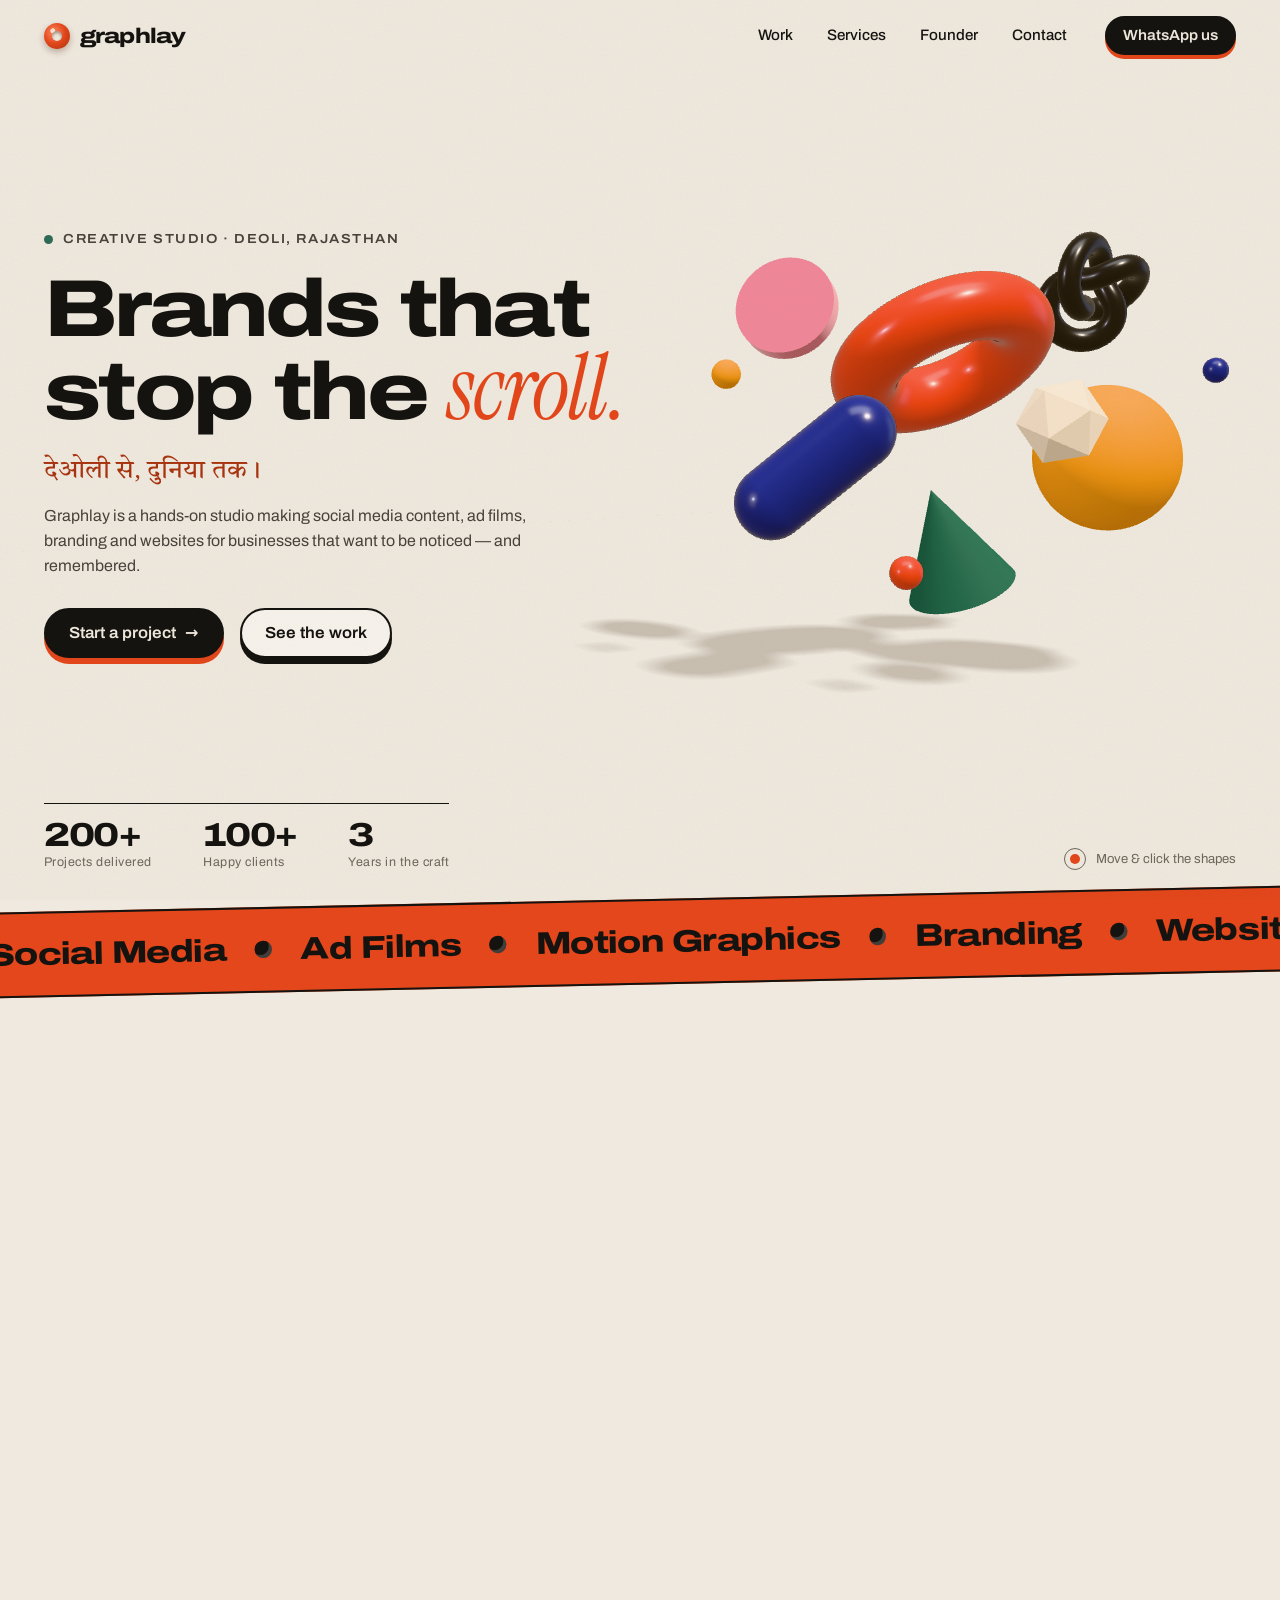
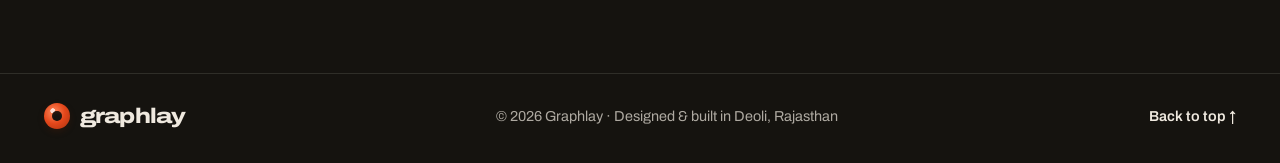
<file: index.html>
<!doctype html>
<html lang="en">
<head>
<meta charset="utf-8">
<meta name="viewport" content="width=device-width, initial-scale=1, viewport-fit=cover">
<meta http-equiv="Content-Security-Policy" content="default-src 'none'; script-src 'self'; style-src 'self'; font-src 'self'; img-src 'self' data:; connect-src 'none'; manifest-src 'self'; media-src 'none'; frame-src 'none'; worker-src 'none'; object-src 'none'; base-uri 'none'; form-action 'none'; upgrade-insecure-requests">
<meta name="referrer" content="no-referrer">
<title>Graphlay — Creative studio from Deoli, Rajasthan</title>
<meta name="description" content="Graphlay is a creative studio from Deoli, Rajasthan making social media content, ad films, motion graphics, branding, websites and WhatsApp automation for businesses.">
<meta name="theme-color" content="#EFE9DF">
<meta name="color-scheme" content="light">
<link rel="canonical" href="https://graphlay.github.io/">
<link rel="icon" href="favicon.svg" type="image/svg+xml">
<link rel="preload" href="assets/archivo.woff2" as="font" type="font/woff2" crossorigin>
<link rel="stylesheet" href="assets/style.css">
<meta property="og:type" content="website">
<meta property="og:site_name" content="Graphlay">
<meta property="og:title" content="Graphlay — Brands that stop the scroll">
<meta property="og:description" content="Social media, ad films, branding & websites — a creative studio from Deoli, Rajasthan.">
<meta property="og:url" content="https://graphlay.github.io/">
<meta property="og:image" content="https://graphlay.github.io/assets/og.png">
<meta property="og:image:width" content="1200">
<meta property="og:image:height" content="630">
<meta name="twitter:card" content="summary_large_image">
<script type="module" src="assets/ui.js"></script>
<script type="module" src="assets/hero3d.js"></script>
<script type="application/ld+json">
{
  "@context": "https://schema.org",
  "@type": "ProfessionalService",
  "name": "Graphlay",
  "url": "https://graphlay.github.io/",
  "description": "Creative studio for social media content, ad films, motion graphics, branding, websites and marketing automation.",
  "telephone": "+91-6378884929",
  "email": "graphlay@gmail.com",
  "foundingDate": "2024-06",
  "address": { "@type": "PostalAddress", "addressLocality": "Deoli", "addressRegion": "Rajasthan", "addressCountry": "IN" },
  "founder": { "@type": "Person", "name": "Govind Singh" },
  "sameAs": ["https://www.instagram.com/graphlay/"]
}
</script>
</head>
<body>
<a class="skip" href="#main">Skip to content</a>

<header class="nav" id="nav">
  <div class="nav-in wrap">
    <a class="logo" href="#top" aria-label="Graphlay home">
      <span class="logo-mark" aria-hidden="true"></span>graphlay
    </a>
    <nav class="nav-links" aria-label="Main">
      <a href="#work">Work</a>
      <a href="#services">Services</a>
      <a href="#founder">Founder</a>
      <a href="#contact">Contact</a>
    </nav>
    <a class="btn btn-sm btn-primary nav-cta" href="https://wa.me/916378884929?text=Hi%20Graphlay%2C%20I%20want%20to%20discuss%20a%20project." target="_blank" rel="noopener noreferrer">WhatsApp us</a>
    <button class="menu-btn" type="button" aria-expanded="false" aria-controls="mobile-menu"><span class="menu-lines" aria-hidden="true"></span><span class="menu-label">Menu</span></button>
  </div>
</header>

<div class="mobile-menu" id="mobile-menu" hidden>
  <nav aria-label="Mobile">
    <a href="#work">Work</a>
    <a href="#services">Services</a>
    <a href="#process">Process</a>
    <a href="#founder">Founder</a>
    <a href="#contact">Contact</a>
  </nav>
  <a class="btn btn-primary" href="https://wa.me/916378884929?text=Hi%20Graphlay%2C%20I%20want%20to%20discuss%20a%20project." target="_blank" rel="noopener noreferrer">WhatsApp us →</a>
</div>

<main id="main">

  <!-- HERO -->
  <section class="hero" id="top" aria-labelledby="hero-title">
    <canvas id="stage" aria-hidden="true"></canvas>
    <div class="hero-fallback" aria-hidden="true">
      <span class="fb fb-1"></span><span class="fb fb-2"></span><span class="fb fb-3"></span><span class="fb fb-4"></span>
    </div>

    <div class="hero-in wrap">
      <div class="hero-copy">
        <p class="eyebrow"><span class="pulse" aria-hidden="true"></span>Creative studio · Deoli, Rajasthan</p>
        <h1 class="hero-title" id="hero-title">
          <span class="ln"><span>Brands that</span></span>
          <span class="ln"><span>stop the <em>scroll.</em></span></span>
        </h1>
        <p class="hero-hindi" lang="hi">देओली से, दुनिया तक।</p>
        <p class="hero-sub">Graphlay is a hands-on studio making social media content, ad films, branding and websites for businesses that want to be noticed — and remembered.</p>
        <div class="hero-cta">
          <a class="btn btn-primary" href="https://wa.me/916378884929?text=Hi%20Graphlay%2C%20I%20want%20to%20discuss%20a%20project." target="_blank" rel="noopener noreferrer">Start a project <span aria-hidden="true">→</span></a>
          <a class="btn btn-ghost" href="#work">See the work</a>
        </div>
      </div>
    </div>

    <div class="hero-foot wrap">
      <dl class="stats">
        <div><dt>Projects delivered</dt><dd><span data-count="200">200</span>+</dd></div>
        <div><dt>Happy clients</dt><dd><span data-count="100">100</span>+</dd></div>
        <div><dt>Years in the craft</dt><dd><span data-count="3">3</span></dd></div>
      </dl>
    </div>
    <p class="hint" aria-hidden="true"><span class="hint-dot"></span><span class="only-hover">Move &amp; click the shapes</span><span class="only-touch">Tap the shapes</span></p>
  </section>

  <!-- MARQUEE -->
  <div class="marquee" aria-label="What we make: social media, ad films, motion graphics, branding, websites, WhatsApp automation">
    <div class="marquee-track" aria-hidden="true">
      <span>Social Media</span><i></i><span>Ad Films</span><i></i><span>Motion Graphics</span><i></i><span>Branding</span><i></i><span>Websites</span><i></i><span>WhatsApp Automation</span><i></i><span>Reels</span><i></i><span>Posters</span><i></i>
      <span>Social Media</span><i></i><span>Ad Films</span><i></i><span>Motion Graphics</span><i></i><span>Branding</span><i></i><span>Websites</span><i></i><span>WhatsApp Automation</span><i></i><span>Reels</span><i></i><span>Posters</span><i></i>
    </div>
  </div>

  <!-- WORK -->
  <section class="section work" id="work" aria-labelledby="work-title">
    <div class="wrap">
      <header class="sec-head reveal">
        <p class="kicker"><em>(01)</em> Selected work</p>
        <h2 id="work-title">Real businesses. <em>Real</em> results on the feed.</h2>
        <p class="sec-sub">A few of the brands we've made content for. <span class="only-touch">Tap</span><span class="only-hover">Hover</span> a card to see what we did.</p>
      </header>

      <div class="work-grid" data-stagger>
        <article class="wcard c-verm reveal" tabindex="0" aria-label="TFC Café — café and food">
          <div class="flip">
            <div class="face front">
              <span class="w-sector">Café &amp; Food</span>
              <h3 class="w-name">TFC Café</h3>
              <span class="w-shape w-ring" aria-hidden="true"></span>
              <span class="w-foot"><span>Deoli</span><span class="w-flip" aria-hidden="true">↻</span></span>
            </div>
            <div class="face back">
              <p>Social media posts, a motion-graphics ad reel and the website for a rooftop café on Kota Road.</p>
              <ul class="tags"><li>Social posts</li><li>Motion reel</li><li>Website</li></ul>
            </div>
          </div>
        </article>

        <article class="wcard c-pink reveal" tabindex="0" aria-label="Chitwan Makeover — bridal and beauty">
          <div class="flip">
            <div class="face front">
              <span class="w-sector">Bridal &amp; Beauty</span>
              <h3 class="w-name">Chitwan Makeover</h3>
              <span class="w-shape w-sphere" aria-hidden="true"></span>
              <span class="w-foot"><span>Deoli</span><span class="w-flip" aria-hidden="true">↻</span></span>
            </div>
            <div class="face back">
              <p>A full content operation — monthly calendars, reels and carousels across platforms — plus web and automation.</p>
              <ul class="tags"><li>Content system</li><li>Reels</li><li>Automation</li></ul>
            </div>
          </div>
        </article>

        <article class="wcard c-mari reveal" tabindex="0" aria-label="DEBOCK Desi Cow Ghee — organic food">
          <div class="flip">
            <div class="face front">
              <span class="w-sector">Organic Food</span>
              <h3 class="w-name">DEBOCK Desi Cow Ghee</h3>
              <span class="w-shape w-pill" aria-hidden="true"></span>
              <span class="w-foot"><span>Rajasthan</span><span class="w-flip" aria-hidden="true">↻</span></span>
            </div>
            <div class="face back">
              <p>A 30-second, motion-graphics-heavy commercial made for Instagram Reels.</p>
              <ul class="tags"><li>Ad film</li><li>Motion graphics</li><li>9:16</li></ul>
            </div>
          </div>
        </article>

        <article class="wcard c-indigo reveal" tabindex="0" aria-label="Luv Kush Hospital — healthcare">
          <div class="flip">
            <div class="face front">
              <span class="w-sector">Healthcare</span>
              <h3 class="w-name">Luv Kush Hospital</h3>
              <span class="w-shape w-cube" aria-hidden="true"><i></i><i></i><i></i><i></i><i></i><i></i></span>
              <span class="w-foot"><span>Deoli</span><span class="w-flip" aria-hidden="true">↻</span></span>
            </div>
            <div class="face back">
              <p>Doctor-led ad reels built on a simple hook → problem → solution → call-to-action structure.</p>
              <ul class="tags"><li>Ad reels</li><li>Scripting</li><li>Voice-over</li></ul>
            </div>
          </div>
        </article>

        <article class="wcard c-leaf reveal" tabindex="0" aria-label="Ananya Hospital — healthcare">
          <div class="flip">
            <div class="face front">
              <span class="w-sector">Healthcare</span>
              <h3 class="w-name">Ananya Hospital</h3>
              <span class="w-shape w-cone" aria-hidden="true"></span>
              <span class="w-foot"><span>Rajasthan</span><span class="w-flip" aria-hidden="true">↻</span></span>
            </div>
            <div class="face back">
              <p>A brand system, a monthly content calendar and web work — so every post looks like it came from one place.</p>
              <ul class="tags"><li>Brand system</li><li>Content calendar</li><li>Web</li></ul>
            </div>
          </div>
        </article>

        <article class="wcard c-ink reveal" tabindex="0" aria-label="Flex Fitness — gym and fitness">
          <div class="flip">
            <div class="face front">
              <span class="w-sector">Gym &amp; Fitness</span>
              <h3 class="w-name">Flex Fitness</h3>
              <span class="w-shape w-stack" aria-hidden="true"><i></i><i></i><i></i></span>
              <span class="w-foot"><span>Rajasthan</span><span class="w-flip" aria-hidden="true">↻</span></span>
            </div>
            <div class="face back">
              <p>A repeatable content system and account work to keep the gym's feed active and on-brand.</p>
              <ul class="tags"><li>Content system</li><li>Account growth</li></ul>
            </div>
          </div>
        </article>
      </div>

      <div class="also reveal">
        <p class="also-label">Also made for</p>
        <ul class="also-list">
          <li>Hotel Debock</li>
          <li>Gurmeet Dental Hospital</li>
          <li>Anand Mobile &amp; Electronics</li>
          <li>Linkify Rajasthan</li>
          <li>Shri Khatu Shyam Readymade</li>
          <li>Lala Ram's Chole Bhature</li>
        </ul>
      </div>
    </div>
  </section>

  <!-- SERVICES -->
  <section class="section services" id="services" aria-labelledby="svc-title">
    <div class="wrap">
      <header class="sec-head reveal">
        <p class="kicker"><em>(02)</em> What we do</p>
        <h2 id="svc-title">Everything your brand needs to <em>show up</em> — and stand out.</h2>
      </header>

      <div class="svc-grid" data-stagger>
        <article class="svc tilt reveal">
          <div class="svc-top"><span class="svc-no">01</span><span class="ic ic-sphere" aria-hidden="true"></span></div>
          <h3>Social Media Content</h3>
          <p>Monthly calendars, posts, carousels and captions — in Hindi, English or Hinglish — that sound like you, not like a template.</p>
          <ul class="tags"><li>Instagram</li><li>Facebook</li><li>Google Business</li></ul>
        </article>
        <article class="svc tilt reveal">
          <div class="svc-top"><span class="svc-no">02</span><span class="ic ic-pill" aria-hidden="true"></span></div>
          <h3>Ad Films &amp; Reels</h3>
          <p>Scripted 9:16 reels and ad films with voice-over, built to hook in the first second and end with a clear call to action.</p>
          <ul class="tags"><li>Scripts</li><li>Voice-over</li><li>Editing</li></ul>
        </article>
        <article class="svc tilt reveal">
          <div class="svc-top"><span class="svc-no">03</span><span class="ic ic-ring" aria-hidden="true"></span></div>
          <h3>Motion Graphics</h3>
          <p>Animated typography, product reveals and logo animations that make a static brand feel alive.</p>
          <ul class="tags"><li>Kinetic type</li><li>Logo motion</li><li>Product ads</li></ul>
        </article>
        <article class="svc tilt reveal">
          <div class="svc-top"><span class="svc-no">04</span><span class="ic ic-cube" aria-hidden="true"><i></i><i></i><i></i><i></i><i></i><i></i></span></div>
          <h3>Branding &amp; Identity</h3>
          <p>Logos, colours, type and brand kits — plus the posters, flex banners and visiting cards that carry them offline.</p>
          <ul class="tags"><li>Logo</li><li>Brand kit</li><li>Print</li></ul>
        </article>
        <article class="svc tilt reveal">
          <div class="svc-top"><span class="svc-no">05</span><span class="ic ic-cone" aria-hidden="true"></span></div>
          <h3>Websites &amp; UI/UX</h3>
          <p>Fast, mobile-first websites and landing pages that look premium and turn visitors into calls and WhatsApp messages.</p>
          <ul class="tags"><li>Websites</li><li>Landing pages</li><li>UI/UX</li></ul>
        </article>
        <article class="svc tilt reveal">
          <div class="svc-top"><span class="svc-no">06</span><span class="ic ic-stack" aria-hidden="true"><i></i><i></i><i></i></span></div>
          <h3>Marketing Automation</h3>
          <p>WhatsApp bots, auto-replies and booking flows that answer customers instantly — even when you're busy.</p>
          <ul class="tags"><li>WhatsApp bots</li><li>Lead capture</li><li>Bookings</li></ul>
        </article>
      </div>
    </div>
  </section>

  <!-- PROCESS -->
  <section class="section process" id="process" aria-labelledby="proc-title">
    <div class="wrap">
      <header class="sec-head reveal">
        <p class="kicker"><em>(03)</em> How we work</p>
        <h2 id="proc-title">Four steps. <em>No</em> guesswork.</h2>
      </header>
      <ol class="steps" data-stagger>
        <li class="step reveal"><span class="step-no">01</span><h3>Samjho</h3><p class="step-en">Understand</p><p>We learn your business, your customers and your local market before touching a single design.</p></li>
        <li class="step reveal"><span class="step-no">02</span><h3>Socho</h3><p class="step-en">Think</p><p>Ideas, hooks and scripts — planned around the one thing that makes your customer stop scrolling.</p></li>
        <li class="step reveal"><span class="step-no">03</span><h3>Banao</h3><p class="step-en">Create</p><p>Design, edit, animate. Every piece is made for the phone screen first, because that's where it's seen.</p></li>
        <li class="step reveal"><span class="step-no">04</span><h3>Badhao</h3><p class="step-en">Grow</p><p>Post, watch what works, improve. Your content gets sharper every month, not just busier.</p></li>
      </ol>
    </div>
  </section>

  <!-- FOUNDER -->
  <section class="section founder" id="founder" aria-labelledby="founder-title">
    <div class="wrap founder-grid">
      <div class="mono-wrap reveal">
        <figure class="mono tilt">
          <picture>
            <source srcset="assets/govind.webp" type="image/webp">
            <img src="assets/govind.jpg" width="960" height="960" alt="Govind Singh, founder of Graphlay, sitting with arms crossed against a yellow background" loading="lazy" decoding="async">
          </picture>
          <span class="mono-orbit" aria-hidden="true"><i></i></span>
          <span class="float-ball fb-a" aria-hidden="true"></span>
          <span class="float-ring" aria-hidden="true"></span>
          <figcaption class="mono-cap"><strong>Govind Singh</strong><span>Founder &amp; creative lead</span></figcaption>
        </figure>
      </div>
      <div class="founder-copy reveal">
        <p class="kicker"><em>(04)</em> The founder</p>
        <h2 id="founder-title">Hi, I'm <em>Govind Singh.</em></h2>
        <p class="lead">I started Graphlay in June 2024 to give local businesses the kind of content big brands get.</p>
        <p>For three years I've worked as a social media marketer, graphic designer, video editor, branding designer and UI/UX designer — more than 200 projects for 100+ happy clients. I write the scripts, design the posts, cut the reels and build the websites myself, so nothing gets lost between people.</p>
        <ul class="skills" aria-label="Skills">
          <li>Social Media Marketing</li><li>Graphic Design</li><li>Video Editing</li><li>Motion Graphics</li><li>Branding</li><li>UI/UX Design</li><li>AI Ad Films</li><li>Hindi &amp; English copy</li>
        </ul>
        <dl class="facts">
          <div><dt>Based in</dt><dd>Deoli, Tonk · Rajasthan</dd></div>
          <div><dt>Education</dt><dd>B.Sc. B.Ed. (PCM)</dd></div>
          <div><dt>Open to</dt><dd>Freelance projects, collaborations &amp; remote creative roles</dd></div>
        </dl>
      </div>
    </div>
  </section>

  <!-- CONTACT -->
  <section class="contact" id="contact" aria-labelledby="contact-title">
    <div class="wrap">
      <p class="kicker reveal"><em>(05)</em> Contact</p>
      <h2 class="contact-title reveal" id="contact-title">Have a business?<br>Let's make it <em>unmissable.</em></h2>
      <p class="contact-hindi reveal" lang="hi">चलो, कुछ बड़ा बनाते हैं।</p>
      <div class="contact-rows" data-stagger>
        <a class="crow reveal" href="https://wa.me/916378884929?text=Hi%20Graphlay%2C%20I%20want%20to%20discuss%20a%20project." target="_blank" rel="noopener noreferrer"><span class="crow-k">WhatsApp</span><span class="crow-v">+91 63788 84929</span><span class="crow-a" aria-hidden="true">↗</span></a>
        <a class="crow reveal" href="tel:+916378884929"><span class="crow-k">Call</span><span class="crow-v">+91 63788 84929</span><span class="crow-a" aria-hidden="true">↗</span></a>
        <a class="crow reveal" href="mailto:graphlay@gmail.com"><span class="crow-k">Email</span><span class="crow-v">graphlay@gmail.com</span><span class="crow-a" aria-hidden="true">↗</span></a>
        <a class="crow reveal" href="https://www.instagram.com/graphlay/" target="_blank" rel="noopener noreferrer"><span class="crow-k">Instagram</span><span class="crow-v">@graphlay</span><span class="crow-a" aria-hidden="true">↗</span></a>
      </div>
    </div>
  </section>
</main>

<footer class="footer">
  <div class="wrap footer-in">
    <a class="logo logo-light" href="#top" aria-label="Back to top"><span class="logo-mark" aria-hidden="true"></span>graphlay</a>
    <p>© <span data-year>2026</span> Graphlay · Designed &amp; built in Deoli, Rajasthan</p>
    <a class="to-top" href="#top">Back to top ↑</a>
  </div>
</footer>
</body>
</html>
</file>
<file: assets/style.css>
/* ==========================================================
   Graphlay — site styles
   Fonts are self-hosted (no third-party requests).
   ========================================================== */

@font-face {
  font-family: "Archivo";
  src: url("archivo.woff2") format("woff2");
  font-weight: 100 900;
  font-stretch: 62% 125%;
  font-style: normal;
  font-display: swap;
}
@font-face {
  font-family: "Instrument Serif";
  src: url("instrument-serif-italic.woff2") format("woff2");
  font-weight: 400;
  font-style: italic;
  font-display: swap;
}
@font-face {
  font-family: "Tiro Devanagari Hindi";
  src: url("tiro-devanagari.woff2") format("woff2");
  font-weight: 400;
  font-style: normal;
  font-display: swap;
  unicode-range: U+0900-097F, U+1CD0-1CF9, U+200C-200D, U+20A8, U+20B9, U+25CC, U+A830-A839, U+A8E0-A8FF;
}

:root {
  --paper: #EFE9DF;
  --paper-2: #E6DDCF;
  --card: #F7F3EC;
  --ink: #15130F;
  --ink-2: #48433B;
  --ink-3: #6E675C;
  --line: rgba(21, 19, 15, .14);
  --verm: #E4471B;
  --verm-d: #A9330F;
  --mari: #F0A22E;
  --indigo: #23308C;
  --leaf: #2E6B57;
  --pink: #E98BA8;

  --sans: "Archivo", ui-sans-serif, system-ui, -apple-system, "Segoe UI", Roboto, sans-serif;
  --serif: "Instrument Serif", Georgia, "Times New Roman", serif;
  --hindi: "Tiro Devanagari Hindi", "Noto Serif Devanagari", "Mangal", serif;

  --wrap: 1280px;
  --gut: clamp(16px, 4vw, 44px);
  --r: 22px;
  --ease: cubic-bezier(.2, .8, .2, 1);
  --nav-h: 72px;
}

*, *::before, *::after { box-sizing: border-box; }
html { -webkit-text-size-adjust: 100%; text-size-adjust: 100%; scroll-padding-top: calc(var(--nav-h) + 8px); }
@media (prefers-reduced-motion: no-preference) { html { scroll-behavior: smooth; } }
html.framed body { display: none !important; }

body {
  margin: 0;
  background: var(--paper);
  color: var(--ink);
  font-family: var(--sans);
  font-size: 17px;
  line-height: 1.55;
  -webkit-font-smoothing: antialiased;
  -moz-osx-font-smoothing: grayscale;
  overflow-x: hidden;
  overflow-x: clip;
}
/* subtle paper grain */
body::before {
  content: "";
  position: fixed;
  inset: 0;
  z-index: 100;
  pointer-events: none;
  opacity: .32;
  mix-blend-mode: multiply;
  background-image: url("data:image/svg+xml,%3Csvg xmlns='http://www.w3.org/2000/svg' width='180' height='180'%3E%3Cfilter id='n'%3E%3CfeTurbulence type='fractalNoise' baseFrequency='.9' numOctaves='2' stitchTiles='stitch'/%3E%3CfeColorMatrix values='0 0 0 0 .45 0 0 0 0 .38 0 0 0 0 .3 0 0 0 .22 0'/%3E%3C/filter%3E%3Crect width='100%25' height='100%25' filter='url(%23n)'/%3E%3C/svg%3E");
}

img, svg, canvas { display: block; max-width: 100%; }
main { overflow-x: hidden; overflow-x: clip; }
a { color: inherit; }
h1, h2, h3, p, ul, ol, dl, dd { margin: 0; }
ul, ol { padding: 0; list-style: none; }
em { font-family: var(--serif); font-style: italic; font-weight: 400; font-stretch: 100%; letter-spacing: -0.01em; }
::selection { background: var(--verm); color: var(--ink); }
:focus-visible { outline: 3px solid var(--verm); outline-offset: 3px; border-radius: 6px; }

.wrap { width: 100%; max-width: var(--wrap); margin: 0 auto; padding-left: var(--gut); padding-right: var(--gut); }

.skip {
  position: absolute; left: 12px; top: -60px; z-index: 300;
  background: var(--ink); color: var(--paper); padding: 10px 16px; border-radius: 999px; text-decoration: none;
}
.skip:focus { top: 12px; }

/* ---------- Buttons ---------- */
.btn {
  --lift: 6px;
  display: inline-flex; align-items: center; gap: .55em;
  padding: .95em 1.45em;
  border-radius: 999px;
  font: 600 1rem/1 var(--sans);
  font-stretch: 105%;
  text-decoration: none;
  border: 2px solid var(--ink);
  transition: transform .18s var(--ease), box-shadow .18s var(--ease), background-color .2s, color .2s;
  will-change: transform;
  white-space: nowrap;
}
.btn-primary { background: var(--ink); color: var(--paper); box-shadow: 0 var(--lift) 0 var(--verm); }
.btn-ghost { background: transparent; color: var(--ink); box-shadow: 0 var(--lift) 0 var(--ink); background-color: var(--card); }
.btn:hover { transform: translateY(2px); box-shadow: 0 calc(var(--lift) - 2px) 0 var(--verm); }
.btn-ghost:hover { box-shadow: 0 calc(var(--lift) - 2px) 0 var(--ink); }
.btn:active { transform: translateY(var(--lift)); box-shadow: 0 0 0 var(--verm); }
.btn-sm { --lift: 4px; padding: .7em 1.1em; font-size: .92rem; }

/* ---------- Nav ---------- */
.nav {
  position: fixed; top: 0; left: 0; right: 0; z-index: 50;
  height: var(--nav-h);
  transition: background-color .3s, box-shadow .3s;
}
.nav.scrolled { background: var(--paper); box-shadow: 0 1px 0 var(--line); }
.nav-in { height: 100%; display: flex; align-items: center; gap: 24px; }
.logo {
  display: inline-flex; align-items: center; gap: 10px;
  font-weight: 800; font-stretch: 125%; font-size: 1.32rem; letter-spacing: -0.04em;
  text-decoration: none; color: var(--ink);
}
.logo-mark {
  width: 26px; height: 26px; border-radius: 50%;
  background:
    radial-gradient(circle at 34% 30%, rgba(255,255,255,.75) 0 9%, transparent 11%),
    radial-gradient(circle at 38% 36%, #ff8a5c, var(--verm) 48%, var(--verm-d) 100%);
  box-shadow: inset 0 0 0 0 transparent, 0 3px 6px rgba(80, 30, 10, .3);
  position: relative;
}
.logo-mark::after { content: ""; position: absolute; inset: 31%; border-radius: 50%; background: var(--paper); box-shadow: inset 0 2px 3px rgba(80,30,10,.45); }
.logo-light { color: var(--paper); }
.logo-light .logo-mark::after { background: var(--ink); }
.nav-links { margin-left: auto; display: flex; gap: 6px; }
.nav-links a {
  text-decoration: none; font-weight: 500; font-size: .95rem; padding: 8px 14px; border-radius: 999px;
  transition: background-color .2s;
}
.nav-links a:hover { background: rgba(21,19,15,.07); }
.menu-btn {
  display: none; margin-left: auto;
  align-items: center; gap: 10px;
  background: var(--ink); color: var(--paper);
  border: 0; border-radius: 999px; padding: 10px 16px;
  font: 600 .95rem/1 var(--sans); cursor: pointer;
}
.menu-lines, .menu-lines::before { display: block; width: 16px; height: 2px; background: currentColor; border-radius: 2px; transition: transform .3s var(--ease); }
.menu-lines { position: relative; transform: translateY(-3px); }
.menu-lines::before { content: ""; position: absolute; top: 6px; }
.menu-open .menu-lines { transform: translateY(0) rotate(45deg); }
.menu-open .menu-lines::before { transform: translateY(-6px) rotate(-90deg); }

.mobile-menu {
  position: fixed; inset: 0; z-index: 40;
  background: var(--ink); color: var(--paper);
  padding: calc(var(--nav-h) + 24px) var(--gut) 40px;
  display: flex; flex-direction: column; justify-content: space-between;
}
.mobile-menu[hidden] { display: none; }
.mobile-menu nav { display: flex; flex-direction: column; }
.mobile-menu nav a {
  text-decoration: none; font-weight: 800; font-stretch: 125%; letter-spacing: -0.04em;
  font-size: clamp(2rem, 10vw, 3.2rem); line-height: 1.15; padding: 6px 0;
  border-bottom: 1px solid rgba(239,233,223,.14);
}
.mobile-menu .btn { align-self: flex-start; background: var(--verm); color: var(--ink); border-color: var(--verm); box-shadow: 0 6px 0 var(--verm-d); }
.menu-open .nav { background: transparent; box-shadow: none; }
.menu-open .nav .logo { color: var(--paper); }
.menu-open .nav .logo-mark::after { background: var(--ink); }
.menu-open .menu-btn { background: var(--paper); color: var(--ink); }
.menu-open { overflow: hidden; }

/* ---------- Hero ---------- */
.hero {
  position: relative;
  min-height: 100vh;
  min-height: 100svh;
  display: flex; flex-direction: column; justify-content: center;
  padding-top: var(--nav-h);
  overflow: hidden;
  isolation: isolate;
}
#stage {
  position: absolute; inset: 0; width: 100%; height: 100%;
  z-index: 0;
  touch-action: pan-y;
  opacity: 0; transition: opacity 1s ease;
}
#stage.ready { opacity: 1; }
.hero-in { position: relative; z-index: 2; pointer-events: none; flex: 1; display: flex; align-items: center; }
.hero-in a { pointer-events: auto; }
.hero-copy { max-width: 47rem; width: 56%; padding: 40px 0 24px; }

.eyebrow {
  display: inline-flex; align-items: center; gap: 10px;
  font-size: .82rem; font-weight: 600; letter-spacing: .12em; text-transform: uppercase; font-stretch: 110%;
  color: var(--ink-2);
  margin-bottom: 22px;
}
.pulse { width: 9px; height: 9px; border-radius: 50%; background: var(--leaf); box-shadow: 0 0 0 0 rgba(46,107,87,.5); animation: pulse 2.2s infinite; }
@keyframes pulse { 0% { box-shadow: 0 0 0 0 rgba(46,107,87,.5); } 70% { box-shadow: 0 0 0 10px rgba(46,107,87,0); } 100% { box-shadow: 0 0 0 0 rgba(46,107,87,0); } }

.hero-title {
  font-weight: 800;
  font-stretch: 125%;
  font-size: clamp(2.55rem, 6.3vw, 6.4rem);
  line-height: .94;
  letter-spacing: -0.045em;
}
.hero-title .ln { display: block; overflow: hidden; padding-bottom: .06em; margin-bottom: -.06em; }
.hero-title .ln > span { display: inline-block; animation: rise 1s var(--ease) both; }
.hero-title .ln:nth-child(2) > span { animation-delay: .12s; }
.hero-title em { color: var(--verm); font-size: 1.12em; letter-spacing: -0.02em; padding-right: .04em; }
@keyframes rise { from { transform: translateY(105%); } to { transform: none; } }

.hero-hindi {
  font-family: var(--hindi);
  font-size: clamp(1.2rem, 2vw, 1.6rem);
  color: var(--verm-d);
  margin-top: 18px;
  animation: fade 1s .35s both;
}
.hero-sub {
  max-width: 34rem; margin-top: 14px;
  font-size: clamp(1rem, 1.25vw, 1.15rem);
  color: var(--ink-2);
  animation: fade 1s .45s both;
}
.hero-cta { display: flex; flex-wrap: wrap; gap: 14px 16px; margin-top: 30px; padding-bottom: 6px; animation: fade 1s .55s both; }
@keyframes fade { from { opacity: 0; transform: translateY(14px); } to { opacity: 1; transform: none; } }

.hero-foot {
  position: relative; z-index: 2; pointer-events: none;
  display: flex; align-items: flex-end; justify-content: space-between; gap: 24px;
  padding-bottom: 28px;
}
.stats { display: flex; gap: clamp(20px, 4vw, 56px); border-top: 1.5px solid var(--ink); padding-top: 14px; }
.stats div { display: flex; flex-direction: column-reverse; }
.stats dt { font-size: .78rem; color: var(--ink-3); letter-spacing: .04em; }
.stats dd { font-weight: 800; font-stretch: 125%; font-size: clamp(1.6rem, 2.6vw, 2.3rem); letter-spacing: -0.04em; line-height: 1.05; }
.hint {
  position: absolute; z-index: 2; right: var(--gut); bottom: 30px; pointer-events: none;
  display: inline-flex; align-items: center; gap: 10px; font-size: .82rem; color: var(--ink-3);
  animation: fade 1s 1.2s both;
}
.hint-dot { width: 22px; height: 22px; border-radius: 50%; border: 1.5px solid var(--ink-3); position: relative; }
.hint-dot::after { content: ""; position: absolute; inset: 5px; border-radius: 50%; background: var(--verm); animation: tap 1.8s infinite var(--ease); }
@keyframes tap { 0%, 100% { transform: scale(1); } 45% { transform: scale(.55); } }
.no-webgl .hint { display: none; }

/* fallback shapes if WebGL is unavailable */
.hero-fallback { display: none; position: absolute; inset: 0; z-index: 0; pointer-events: none; }
.no-webgl .hero-fallback { display: block; }
.fb { position: absolute; border-radius: 50%; }
.fb-1 { width: 26vmin; height: 26vmin; right: 18%; top: 22%; background: radial-gradient(circle at 35% 30%, #ff9b72, var(--verm) 50%, var(--verm-d)); }
.fb-2 { width: 18vmin; height: 18vmin; right: 6%; top: 44%; background: radial-gradient(circle at 35% 30%, #ffd08a, var(--mari) 50%, #b8741a); }
.fb-3 { width: 12vmin; height: 30vmin; right: 34%; top: 46%; border-radius: 999px; transform: rotate(-35deg); background: linear-gradient(90deg, #121a5c, var(--indigo) 35%, #5664c9 50%, var(--indigo) 65%, #121a5c); }
.fb-4 { width: 9vmin; height: 9vmin; right: 12%; top: 18%; background: radial-gradient(circle at 35% 30%, #f9c4d4, var(--pink) 50%, #b45876); }

/* ---------- Marquee ---------- */
.marquee {
  background: var(--verm); color: var(--ink);
  border-top: 2px solid var(--ink); border-bottom: 2px solid var(--ink);
  overflow: hidden; padding: 16px 0;
  transform: rotate(-1.2deg) scale(1.02);
  position: relative; z-index: 3;
}
.marquee-track {
  display: flex; align-items: center; gap: 28px; width: max-content;
  animation: marquee 34s linear infinite;
  font-weight: 800; font-stretch: 125%; letter-spacing: -0.03em;
  font-size: clamp(1.25rem, 2.4vw, 2rem); white-space: nowrap;
}
.marquee-track i { width: .55em; height: .55em; border-radius: 50%; background: var(--ink); flex: none; box-shadow: inset -3px -3px 0 rgba(255,255,255,.18); }
@keyframes marquee { to { transform: translateX(-50%); } }

/* ---------- Sections ---------- */
.section { padding: clamp(80px, 11vw, 150px) 0; position: relative; }
.sec-head { max-width: 60rem; margin-bottom: clamp(36px, 5vw, 64px); }
.kicker {
  font-size: .82rem; font-weight: 600; letter-spacing: .12em; text-transform: uppercase; font-stretch: 110%;
  color: var(--ink-3); margin-bottom: 16px;
}
.kicker em { font-size: 1.25em; text-transform: none; letter-spacing: 0; color: var(--verm); margin-right: 6px; }
.sec-head h2, .founder-copy h2 {
  font-weight: 800; font-stretch: 125%;
  font-size: clamp(2rem, 4.6vw, 4rem);
  line-height: 1;
  letter-spacing: -0.045em;
}
h2 em { color: var(--verm); font-size: 1.1em; }
.sec-sub { margin-top: 18px; color: var(--ink-2); max-width: 36rem; }
.only-touch { display: none; }
@media (hover: none) { .only-touch { display: inline; } .only-hover { display: none; } }

.tags { display: flex; flex-wrap: wrap; gap: 6px; }
.tags li {
  font-size: .78rem; font-weight: 600; padding: 5px 10px; border-radius: 999px;
  border: 1.5px solid currentColor; opacity: .85;
}

/* ---------- Work: 3D flip cards ---------- */
.work-grid { display: grid; grid-template-columns: repeat(3, 1fr); gap: clamp(14px, 2vw, 24px); }
.wcard { perspective: 1400px; aspect-ratio: 4 / 5; border-radius: var(--r); outline-offset: 4px; cursor: pointer; }
.flip {
  position: relative; width: 100%; height: 100%;
  transform-style: preserve-3d;
  transition: transform .9s var(--ease);
}
@media (hover: hover) { .wcard:hover .flip { transform: rotateY(180deg); } }
.wcard:focus-visible .flip, .wcard.is-flipped .flip { transform: rotateY(180deg); }
.face {
  position: absolute; inset: 0; border-radius: var(--r);
  -webkit-backface-visibility: hidden; backface-visibility: hidden;
  padding: clamp(20px, 2.4vw, 30px);
  display: flex; flex-direction: column;
  overflow: hidden;
  border: 2px solid var(--ink);
}
.front { background: var(--c); color: var(--t); box-shadow: 0 8px 0 var(--ink); }
.back {
  transform: rotateY(180deg);
  background: var(--card); color: var(--ink);
  justify-content: flex-end; gap: 18px;
  box-shadow: 0 8px 0 var(--c);
}
.back p { font-size: clamp(1.05rem, 1.5vw, 1.3rem); line-height: 1.4; font-weight: 500; }
.back::before {
  content: ""; position: absolute; top: clamp(20px, 2.4vw, 30px); left: clamp(20px, 2.4vw, 30px);
  width: 44px; height: 44px; border-radius: 50%; background: var(--c);
  box-shadow: inset -6px -8px 12px rgba(0,0,0,.25), inset 6px 6px 10px rgba(255,255,255,.35);
}
.w-sector { font-size: .8rem; font-weight: 600; letter-spacing: .1em; text-transform: uppercase; opacity: .85; }
.w-name {
  margin-top: 10px;
  font-weight: 800; font-stretch: 125%; letter-spacing: -0.045em;
  font-size: clamp(1.75rem, 2.8vw, 2.6rem); line-height: .98;
  position: relative; z-index: 1;
}
.w-foot { margin-top: auto; display: flex; justify-content: space-between; align-items: center; font-weight: 600; font-size: .9rem; position: relative; z-index: 1; }
.w-flip { width: 36px; height: 36px; border-radius: 50%; display: grid; place-items: center; border: 1.5px solid currentColor; font-size: 1.05rem; }

.c-verm   { --c: var(--verm);   --t: var(--ink); }
.c-pink   { --c: var(--pink);   --t: var(--ink); }
.c-mari   { --c: var(--mari);   --t: var(--ink); }
.c-indigo { --c: var(--indigo); --t: var(--paper); }
.c-leaf   { --c: var(--leaf);   --t: var(--paper); }
.c-ink    { --c: var(--ink);    --t: var(--paper); }

/* CSS 3D shapes inside work cards */
.w-shape { position: absolute; right: -8%; bottom: 12%; pointer-events: none; animation: bob 6s ease-in-out infinite; }
@keyframes bob { 0%, 100% { transform: translateY(0) rotate(0); } 50% { transform: translateY(-12px) rotate(4deg); } }
.w-ring {
  width: 64%; aspect-ratio: 1; border-radius: 50%;
  background: radial-gradient(circle at 50% 50%, transparent 0 33%, rgba(0,0,0,.35) 34%, #ff8d63 46%, #ffd2bd 52%, #ff7a4a 60%, #9b2a09 100%);
  -webkit-mask: radial-gradient(circle, transparent 0 33.5%, #000 34.5%);
          mask: radial-gradient(circle, transparent 0 33.5%, #000 34.5%);
  box-shadow: 0 30px 40px -20px rgba(0,0,0,.35);
  filter: saturate(1.1);
}
.w-sphere {
  width: 58%; aspect-ratio: 1; border-radius: 50%;
  background:
    radial-gradient(circle at 32% 28%, rgba(255,255,255,.85) 0 6%, transparent 13%),
    radial-gradient(circle at 38% 34%, #fbe0e8, #f2a8bf 30%, #c45c7f 75%, #8e3557 100%);
  box-shadow: 0 30px 40px -18px rgba(70, 20, 40, .4);
}
.w-pill {
  width: 30%; aspect-ratio: 1 / 2.2; border-radius: 999px; right: 10%; bottom: 10%;
  background: linear-gradient(90deg, #8e5a0d, #d98d1f 22%, #ffd894 42%, #f0a22e 58%, #a9690f 100%);
  transform-origin: center; rotate: -28deg;
  box-shadow: 0 30px 40px -18px rgba(90, 50, 0, .45);
}
.w-cone {
  width: 46%; aspect-ratio: 1 / 1.1; right: 4%; bottom: 14%;
  background: linear-gradient(90deg, #123b2f, #2e6b57 30%, #8cc7b0 45%, #2e6b57 62%, #0e2f25 100%);
  clip-path: polygon(50% 0, 100% 100%, 0 100%);
  filter: drop-shadow(0 18px 18px rgba(0,0,0,.3));
}
.w-cube {
  width: 34%; aspect-ratio: 1; right: 14%; bottom: 20%;
  transform-style: preserve-3d;
  animation: spin3d 12s linear infinite;
}
.w-cube i, .ic-cube i { position: absolute; inset: 0; border: 1.5px solid rgba(239,233,223,.55); background: rgba(70, 86, 210, .55); }
.w-cube { --h: clamp(30px, 4vw, 52px); width: calc(var(--h) * 2); aspect-ratio: auto; height: calc(var(--h) * 2); }
.w-cube i:nth-child(1) { transform: translateZ(var(--h)); }
.w-cube i:nth-child(2) { transform: rotateY(180deg) translateZ(var(--h)); }
.w-cube i:nth-child(3) { transform: rotateY(90deg) translateZ(var(--h)); background: rgba(120, 135, 240, .55); }
.w-cube i:nth-child(4) { transform: rotateY(-90deg) translateZ(var(--h)); background: rgba(120, 135, 240, .55); }
.w-cube i:nth-child(5) { transform: rotateX(90deg) translateZ(var(--h)); background: rgba(170, 180, 255, .6); }
.w-cube i:nth-child(6) { transform: rotateX(-90deg) translateZ(var(--h)); background: rgba(20, 28, 90, .7); }
@keyframes spin3d { from { transform: rotateX(-22deg) rotateY(0); } to { transform: rotateX(-22deg) rotateY(360deg); } }
.w-stack { width: 50%; aspect-ratio: 1; right: 4%; bottom: 14%; }
.w-stack i {
  position: absolute; left: 0; right: 0; height: 30%; border-radius: 50%;
  background: radial-gradient(ellipse at 50% 35%, #ffb999, var(--verm) 55%, var(--verm-d));
  box-shadow: 0 10px 0 #7d250a, 0 22px 26px -6px rgba(0,0,0,.5);
}
.w-stack i:nth-child(1) { bottom: 0; }
.w-stack i:nth-child(2) { bottom: 22%; left: 8%; right: -6%; background: radial-gradient(ellipse at 50% 35%, #ffe0a8, var(--mari) 55%, #a8650c); box-shadow: 0 10px 0 #7a4a08, 0 16px 20px -6px rgba(0,0,0,.45); }
.w-stack i:nth-child(3) { bottom: 44%; left: -2%; right: 6%; background: radial-gradient(ellipse at 50% 35%, #fff, #EFE9DF 55%, #b9ae9c); box-shadow: 0 10px 0 #8b8172, 0 16px 20px -6px rgba(0,0,0,.45); }

.also { margin-top: clamp(40px, 6vw, 72px); display: flex; flex-wrap: wrap; align-items: baseline; gap: 12px 24px; border-top: 1.5px solid var(--ink); padding-top: 22px; }
.also-label { font-size: .82rem; font-weight: 600; letter-spacing: .12em; text-transform: uppercase; color: var(--ink-3); }
.also-list { display: flex; flex-wrap: wrap; gap: 8px 22px; }
.also-list li { font-weight: 700; font-stretch: 112%; font-size: clamp(1rem, 1.5vw, 1.2rem); letter-spacing: -0.02em; }
.also-list li:not(:last-child)::after { content: "·"; margin-left: 22px; color: var(--verm); }

/* ---------- Services ---------- */
.services { background: var(--paper-2); border-top: 2px solid var(--ink); border-bottom: 2px solid var(--ink); }
.svc-grid { display: grid; grid-template-columns: repeat(3, 1fr); gap: clamp(14px, 2vw, 24px); }
.svc {
  --mx: 50%; --my: 0%;
  position: relative;
  background: var(--card);
  border: 2px solid var(--ink);
  border-radius: var(--r);
  padding: clamp(22px, 2.6vw, 32px);
  box-shadow: 0 8px 0 var(--ink);
  transform-style: preserve-3d;
  transition: transform .5s var(--ease), box-shadow .5s var(--ease);
  display: flex; flex-direction: column; gap: 12px;
  overflow: hidden;
}
.svc::after {
  content: ""; position: absolute; inset: 0; border-radius: inherit; pointer-events: none;
  background: radial-gradient(420px circle at var(--mx) var(--my), rgba(255,255,255,.55), transparent 45%);
  opacity: 0; transition: opacity .4s;
}
.svc:hover::after { opacity: 1; }
.svc-top { display: flex; justify-content: space-between; align-items: flex-start; margin-bottom: 14px; }
.svc-no { font-family: var(--serif); font-style: italic; font-size: 1.6rem; color: var(--verm); line-height: 1; }
.svc h3 { font-weight: 800; font-stretch: 118%; font-size: clamp(1.3rem, 1.8vw, 1.6rem); letter-spacing: -0.035em; line-height: 1.08; }
.svc p { color: var(--ink-2); font-size: .98rem; }
.svc .tags { margin-top: auto; padding-top: 8px; color: var(--ink-2); }

/* small CSS 3D icons */
.ic { position: relative; width: 78px; height: 78px; flex: none; animation: float 5s ease-in-out infinite; }
.svc:nth-child(2n) .ic { animation-delay: -2.5s; }
@keyframes float { 0%, 100% { transform: translateY(0); } 50% { transform: translateY(-8px); } }
.svc:hover .ic { animation-duration: 1.6s; }
.ic-sphere {
  border-radius: 50%;
  background:
    radial-gradient(circle at 32% 28%, rgba(255,255,255,.9) 0 7%, transparent 14%),
    radial-gradient(circle at 38% 34%, #ffd79c, var(--mari) 45%, #9b5f0c 100%);
  box-shadow: 0 16px 18px -10px rgba(90, 50, 0, .45);
}
.ic-pill {
  width: 40px; margin-right: 18px; border-radius: 999px;
  background: linear-gradient(90deg, #0f1650, var(--indigo) 25%, #6f7ee0 45%, var(--indigo) 62%, #0d1340 100%);
  rotate: -32deg;
  box-shadow: 0 16px 18px -10px rgba(20, 20, 80, .5);
}
.ic-ring {
  border-radius: 50%;
  background: radial-gradient(circle, transparent 0 30%, rgba(0,0,0,.4) 31%, #ff8d63 44%, #ffd2bd 52%, #ff7a4a 62%, #8f2608 100%);
  -webkit-mask: radial-gradient(circle, transparent 0 31%, #000 32%);
          mask: radial-gradient(circle, transparent 0 31%, #000 32%);
  transform: rotateX(52deg);
}
.ic-ring { animation: ringspin 8s linear infinite; }
@keyframes ringspin { from { transform: perspective(300px) rotateX(55deg) rotateZ(0); } to { transform: perspective(300px) rotateX(55deg) rotateZ(360deg); } }
.ic-cube { --h: 26px; width: 52px; height: 52px; margin: 13px 13px 0 0; transform-style: preserve-3d; animation: spin3d 10s linear infinite; }
.ic-cube i { border-color: var(--ink); background: rgba(46,107,87,.85); }
.ic-cube i:nth-child(1) { transform: translateZ(var(--h)); }
.ic-cube i:nth-child(2) { transform: rotateY(180deg) translateZ(var(--h)); }
.ic-cube i:nth-child(3) { transform: rotateY(90deg) translateZ(var(--h)); background: rgba(80,150,125,.9); }
.ic-cube i:nth-child(4) { transform: rotateY(-90deg) translateZ(var(--h)); background: rgba(80,150,125,.9); }
.ic-cube i:nth-child(5) { transform: rotateX(90deg) translateZ(var(--h)); background: rgba(150,205,185,.95); }
.ic-cube i:nth-child(6) { transform: rotateX(-90deg) translateZ(var(--h)); background: rgba(20,60,48,.9); }
.ic-cone {
  width: 66px;
  background: linear-gradient(90deg, #a8264e, var(--pink) 32%, #ffe0ea 46%, var(--pink) 60%, #8e2a4c 100%);
  clip-path: polygon(50% 0, 100% 100%, 0 100%);
  filter: drop-shadow(0 10px 8px rgba(90, 20, 50, .35));
}
.ic-stack { width: 70px; }
.ic-stack i { position: absolute; left: 0; right: 0; height: 26px; border-radius: 50%; }
.ic-stack i:nth-child(1) { bottom: 4px; background: radial-gradient(ellipse at 50% 35%, #555, var(--ink)); box-shadow: 0 7px 0 #000; }
.ic-stack i:nth-child(2) { bottom: 22px; background: radial-gradient(ellipse at 50% 35%, #ffb999, var(--verm)); box-shadow: 0 7px 0 var(--verm-d); }
.ic-stack i:nth-child(3) { bottom: 40px; background: radial-gradient(ellipse at 50% 35%, #fff, var(--card)); box-shadow: 0 7px 0 #b9ae9c; }

/* ---------- Process ---------- */
.steps { display: grid; grid-template-columns: repeat(4, 1fr); gap: 0; counter-reset: s; border-top: 2px solid var(--ink); }
.step { padding: 28px clamp(14px, 2vw, 28px) 10px 0; position: relative; }
.step + .step { padding-left: clamp(14px, 2vw, 28px); border-left: 1.5px solid var(--line); }
.step-no {
  display: inline-grid; place-items: center;
  width: 54px; height: 54px; border-radius: 50%;
  background: var(--ink); color: var(--paper);
  font-weight: 800; font-stretch: 125%; font-size: .95rem;
  box-shadow: 0 5px 0 var(--verm);
  margin-bottom: 22px;
}
.step h3 { font-weight: 800; font-stretch: 125%; letter-spacing: -0.04em; font-size: clamp(1.6rem, 2.5vw, 2.2rem); line-height: 1; }
.step-en { font-family: var(--serif); font-style: italic; color: var(--verm); font-size: 1.2rem; margin: 4px 0 12px; }
.step p:last-child { color: var(--ink-2); font-size: .98rem; }

/* ---------- Founder ---------- */
.founder { padding-top: 0; }
.founder-grid { display: grid; grid-template-columns: minmax(0, 5fr) minmax(0, 7fr); gap: clamp(32px, 6vw, 96px); align-items: center; }
.mono-wrap { perspective: 1200px; }
.mono {
  --mx: 50%; --my: 0%;
  position: relative; margin: 0; aspect-ratio: 1;
  background: #FFC915;
  border-radius: 28px; border: 2px solid var(--ink);
  box-shadow: 0 10px 0 var(--ink);
  transform-style: preserve-3d;
  transition: transform .5s var(--ease);
}
.mono picture, .mono img { width: 100%; height: 100%; border-radius: 26px; object-fit: cover; }
.mono picture { overflow: hidden; }
.mono::after {
  content: ""; position: absolute; inset: 0; pointer-events: none; border-radius: 26px;
  background: radial-gradient(520px circle at var(--mx) var(--my), rgba(255,255,255,.22), transparent 50%);
}
.mono-cap {
  position: absolute; left: -14px; bottom: 28px;
  display: flex; flex-direction: column; gap: 2px;
  background: var(--paper); color: var(--ink);
  border: 2px solid var(--ink); border-radius: 16px;
  padding: 12px 18px;
  box-shadow: 0 6px 0 var(--verm);
  font-size: .85rem; line-height: 1.3;
  transform: translateZ(70px);
}
.mono-cap strong { font-weight: 800; font-stretch: 118%; font-size: 1.05rem; letter-spacing: -0.03em; }
.mono-cap span { color: var(--ink-2); }
.mono-orbit {
  position: absolute; inset: -7%; border-radius: 50%; pointer-events: none;
  border: 1.5px dashed rgba(21,19,15,.28);
  animation: orbit 18s linear infinite;
  transform: translateZ(-30px);
}
.mono-orbit i {
  position: absolute; top: 50%; left: -16px; width: 32px; height: 32px; border-radius: 50%;
  background: radial-gradient(circle at 35% 30%, #ffb999, var(--verm) 50%, var(--verm-d));
  box-shadow: 0 10px 14px -6px rgba(80,30,10,.5);
}
@keyframes orbit { to { rotate: 360deg; } }
.float-ball {
  position: absolute; right: -22px; top: 10%; width: 64px; height: 64px; border-radius: 50%;
  background:
    radial-gradient(circle at 32% 28%, rgba(255,255,255,.85) 0 7%, transparent 14%),
    radial-gradient(circle at 38% 34%, #6f7ee0, var(--indigo) 50%, #0d1340);
  box-shadow: 0 18px 20px -10px rgba(20,20,80,.55);
  transform: translateZ(90px);
  animation: float 5s ease-in-out infinite;
}
.float-ring {
  position: absolute; right: 8%; bottom: -26px; width: 84px; height: 84px; border-radius: 50%;
  background: radial-gradient(circle, transparent 0 30%, rgba(0,0,0,.4) 31%, #4f9a80 44%, #bfe6d6 52%, #3f8a70 62%, #0e2f25 100%);
  -webkit-mask: radial-gradient(circle, transparent 0 31%, #000 32%);
          mask: radial-gradient(circle, transparent 0 31%, #000 32%);
  transform: translateZ(60px) rotateX(50deg);
}
.founder-copy .lead { font-size: clamp(1.2rem, 1.8vw, 1.5rem); line-height: 1.35; font-weight: 500; margin: 22px 0 14px; }
.founder-copy > p:not(.kicker):not(.lead) { color: var(--ink-2); }
.skills { display: flex; flex-wrap: wrap; gap: 8px; margin: 26px 0; }
.skills li { padding: 8px 14px; border-radius: 999px; background: var(--card); border: 1.5px solid var(--ink); font-weight: 600; font-size: .88rem; box-shadow: 0 3px 0 var(--ink); }
.facts { display: grid; gap: 0; border-top: 1.5px solid var(--ink); }
.facts div { display: grid; grid-template-columns: 9rem 1fr; gap: 16px; padding: 12px 0; border-bottom: 1px solid var(--line); }
.facts dt { color: var(--ink-3); font-size: .9rem; }
.facts dd { font-weight: 600; }

/* ---------- Contact ---------- */
.contact { background: var(--ink); color: var(--paper); padding: clamp(80px, 11vw, 150px) 0 clamp(60px, 8vw, 110px); position: relative; overflow: hidden; }
.contact .kicker { color: rgba(239,233,223,.6); }
.contact-title {
  font-weight: 800; font-stretch: 125%; letter-spacing: -0.05em;
  font-size: clamp(2.4rem, 7vw, 6.6rem); line-height: .95;
}
.contact-title em { color: var(--verm); font-size: 1.1em; }
.contact-hindi { font-family: var(--hindi); color: var(--mari); font-size: clamp(1.2rem, 2vw, 1.6rem); margin: 20px 0 clamp(36px, 5vw, 64px); }
.contact-rows { border-top: 1.5px solid rgba(239,233,223,.3); }
.crow {
  display: grid; grid-template-columns: 10rem 1fr auto; align-items: center; gap: 16px;
  padding: clamp(16px, 2.2vw, 26px) 0;
  border-bottom: 1.5px solid rgba(239,233,223,.3);
  text-decoration: none;
  transition: color .25s, padding .35s var(--ease);
}
.crow-k { font-size: .82rem; font-weight: 600; letter-spacing: .12em; text-transform: uppercase; color: rgba(239,233,223,.6); }
.crow-v { font-weight: 800; font-stretch: 118%; letter-spacing: -0.035em; font-size: clamp(1.25rem, 3vw, 2.4rem); line-height: 1.1; overflow-wrap: anywhere; }
.crow-a { width: 46px; height: 46px; border-radius: 50%; display: grid; place-items: center; border: 1.5px solid rgba(239,233,223,.4); font-size: 1.15rem; transition: background-color .25s, color .25s, transform .35s var(--ease); }
.crow:hover { color: var(--verm); padding-left: 10px; }
.crow:hover .crow-a { background: var(--verm); color: var(--ink); border-color: var(--verm); transform: rotate(45deg); }

/* ---------- Footer ---------- */
.footer { background: var(--ink); color: rgba(239,233,223,.7); border-top: 1px solid rgba(239,233,223,.12); }
.footer-in { display: flex; flex-wrap: wrap; align-items: center; justify-content: space-between; gap: 14px 24px; padding-top: 26px; padding-bottom: 30px; font-size: .9rem; }
.to-top { text-decoration: none; font-weight: 600; color: var(--paper); }
.to-top:hover { color: var(--verm); }

/* ---------- Reveal ---------- */
.js .reveal { opacity: 0; transform: translateY(32px); transition: opacity .9s var(--ease), transform .9s var(--ease); }
.js .reveal.in { opacity: 1; transform: none; }

/* ---------- Responsive ---------- */
@media (max-width: 1080px) {
  .work-grid, .svc-grid { grid-template-columns: repeat(2, 1fr); }
  .steps { grid-template-columns: repeat(2, 1fr); }
  .step:nth-child(3) { padding-left: 0; border-left: 0; }
  .step:nth-child(n+3) { border-top: 1.5px solid var(--line); }
}
@media (max-width: 860px) {
  .nav-links, .nav-cta { display: none; }
  .menu-btn { display: inline-flex; }
}
/* portrait / phones: shapes on top, copy below */
@media (max-aspect-ratio: 19/20), (max-width: 760px) {
  .hero { justify-content: flex-end; padding-top: 40svh; min-height: auto; }
  .hero-in { flex: none; }
  .hero-copy { width: 100%; max-width: 40rem; padding-top: 0; }
  .hero-foot { flex-direction: column; align-items: stretch; }
  .hint { top: calc(40svh - 34px); bottom: auto; }
  .no-webgl .hero { padding-top: calc(var(--nav-h) + 40px); }
  .fb-1 { top: 12%; right: 30%; } .fb-2 { top: 22%; right: 8%; } .fb-3 { top: 18%; right: 60%; } .fb-4 { top: 10%; right: 12%; }
  .no-webgl .hero-fallback { height: 40svh; }
}
@media (max-width: 640px) {
  body { font-size: 16px; }
  .work-grid, .svc-grid { grid-template-columns: 1fr; }
  .wcard { aspect-ratio: 5 / 4; }
  .w-shape { right: -4%; bottom: 8%; }
  .w-ring, .w-sphere { width: 42%; }
  .steps { grid-template-columns: 1fr; }
  .step, .step + .step { padding-left: 0; border-left: 0; }
  .step + .step { border-top: 1.5px solid var(--line); }
  .founder-grid { grid-template-columns: 1fr; }
  .mono { aspect-ratio: 1; max-width: 420px; }
  .facts div { grid-template-columns: 6.5rem 1fr; }
  .crow { grid-template-columns: 1fr auto; gap: 4px 12px; }
  .crow-k { grid-column: 1 / -1; }
  .crow-a { grid-row: 2; grid-column: 2; width: 40px; height: 40px; }
  .stats { justify-content: space-between; }
  .btn { padding: .9em 1.2em; }
}

@media (prefers-reduced-motion: reduce) {
  *, *::before, *::after { animation-duration: .001ms !important; animation-iteration-count: 1 !important; transition-duration: .001ms !important; }
  .marquee-track { animation: none; }
  .js .reveal { opacity: 1; transform: none; }
}

/* ---------- 404 ---------- */
.nf-main { min-height: 100vh; min-height: 100svh; display: flex; flex-direction: column; justify-content: center; align-items: flex-start; gap: 18px; }
.nf-title { font-weight: 800; font-stretch: 125%; letter-spacing: -0.05em; font-size: clamp(2.6rem, 9vw, 7rem); line-height: .95; }
.nf-title em { color: var(--verm); }
.nf-sub { color: var(--ink-2); margin-bottom: 12px; }
@media (max-width: 640px) {
  .float-ball { right: -8px; width: 52px; height: 52px; }
  .mono-cap { left: -6px; }
  .mono-orbit { inset: -4%; }
}
</file>
